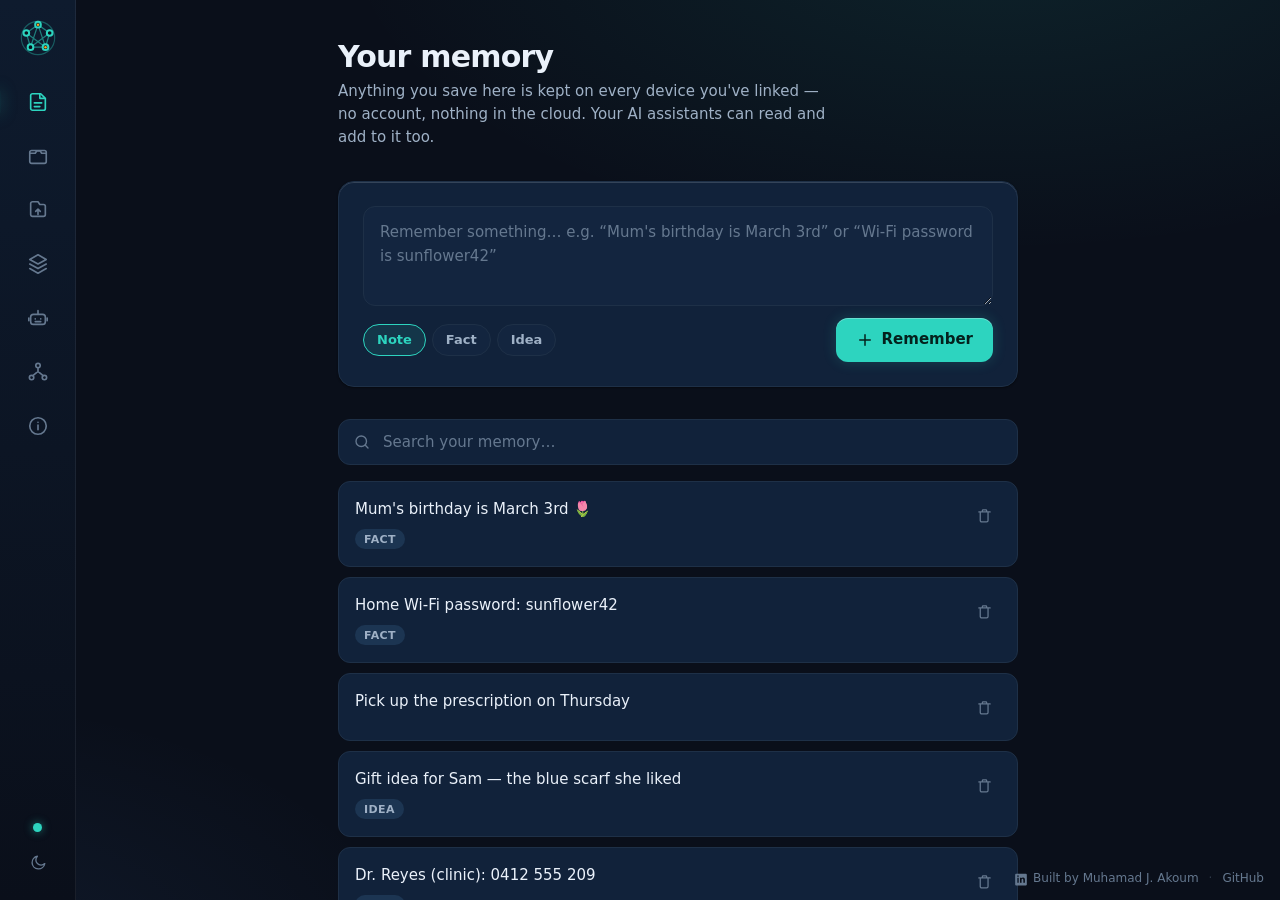
<file: apps/desktop/ui/index.html>
<!doctype html>
<html lang="en">
<head>
  <meta charset="utf-8" />
  <meta name="viewport" content="width=device-width, initial-scale=1, viewport-fit=cover" />
  <title>Kith</title>
  <link rel="stylesheet" href="app.css" />
</head>
<body>
  <div class="app">
    <!-- ================================ rail ================================ -->
    <nav class="rail" aria-label="Main">
      <svg class="brand-mark" viewBox="0 0 48 48" fill="none" aria-label="Kith" role="img">
        <circle cx="24" cy="24" r="20" stroke="var(--teal)" stroke-width="1.4" opacity=".35"/>
        <g stroke="var(--teal)" stroke-width="1.5" opacity=".55">
          <path d="M24 8 L38 18 L33 35 L15 35 L10 18 Z"/>
          <path d="M24 8 L33 35 M24 8 L15 35 M38 18 L15 35 M10 18 L33 35"/>
        </g>
        <g fill="var(--canvas)" stroke="var(--teal)" stroke-width="2.4">
          <circle cx="24" cy="8" r="3.4"/><circle cx="38" cy="18" r="3.4"/>
          <circle cx="33" cy="35" r="3.4"/><circle cx="15" cy="35" r="3.4"/><circle cx="10" cy="18" r="3.4"/>
        </g>
        <circle cx="24" cy="8" r="1.5" fill="var(--amber)"/>
        <circle cx="33" cy="35" r="1.5" fill="var(--amber)"/>
      </svg>

      <div class="nav">
        <span class="nav-indicator" aria-hidden="true"></span>
        <button class="nav-item is-active" data-view="notes" data-tip="Memory" aria-label="Memory">
          <svg viewBox="0 0 24 24" fill="none" stroke="currentColor" stroke-width="1.8" stroke-linecap="round" stroke-linejoin="round"><path d="M4 5a2 2 0 0 1 2-2h9l5 5v11a2 2 0 0 1-2 2H6a2 2 0 0 1-2-2Z"/><path d="M14 3v5h5M8 13h8M8 17h6"/></svg>
        </button>
        <button class="nav-item" data-view="tabs" data-tip="Tabs" aria-label="Tabs">
          <svg viewBox="0 0 24 24" fill="none" stroke="currentColor" stroke-width="1.8" stroke-linecap="round" stroke-linejoin="round"><rect x="3" y="6" width="18" height="14" rx="2"/><path d="M3 9h6l1.5-2.5h4L16 9h5"/></svg>
        </button>
        <button class="nav-item" data-view="files" data-tip="Files" aria-label="Files">
          <svg viewBox="0 0 24 24" fill="none" stroke="currentColor" stroke-width="1.8" stroke-linecap="round" stroke-linejoin="round"><path d="M4 5a2 2 0 0 1 2-2h6l2 3h4a2 2 0 0 1 2 2v9a2 2 0 0 1-2 2H6a2 2 0 0 1-2-2Z"/><path d="M12 11v6M9.5 13.5 12 11l2.5 2.5"/></svg>
        </button>
        <button class="nav-item" data-view="spaces" data-tip="Spaces" aria-label="Spaces">
          <svg viewBox="0 0 24 24" fill="none" stroke="currentColor" stroke-width="1.8" stroke-linecap="round" stroke-linejoin="round"><path d="m12 2 9 5-9 5-9-5 9-5Z"/><path d="m3 12 9 5 9-5"/><path d="m3 17 9 5 9-5"/></svg>
        </button>
        <button class="nav-item" data-view="agents" data-tip="Agents (AI)" aria-label="Agents">
          <svg viewBox="0 0 24 24" fill="none" stroke="currentColor" stroke-width="1.8" stroke-linecap="round" stroke-linejoin="round"><rect x="4" y="8" width="16" height="11" rx="3"/><path d="M12 8V4M9 13h.01M15 13h.01M9 16h6"/><path d="M2 12v3M22 12v3"/></svg>
        </button>
        <button class="nav-item" data-view="devices" data-tip="Devices" aria-label="Devices">
          <svg viewBox="0 0 24 24" fill="none" stroke="currentColor" stroke-width="1.8" stroke-linecap="round" stroke-linejoin="round"><circle cx="12" cy="5" r="2.4"/><circle cx="5" cy="18" r="2.4"/><circle cx="19" cy="18" r="2.4"/><path d="M12 7.4v3.6M10.4 12.6 6.4 16M13.6 12.6 17.6 16M12 11h0"/><circle cx="12" cy="12" r="1.2" fill="currentColor" stroke="none"/></svg>
        </button>
        <button class="nav-item" data-view="about" data-tip="About" aria-label="About">
          <svg viewBox="0 0 24 24" fill="none" stroke="currentColor" stroke-width="1.8" stroke-linecap="round" stroke-linejoin="round"><circle cx="12" cy="12" r="9"/><path d="M12 11v5M12 8h0"/></svg>
        </button>
      </div>

      <div class="rail-foot">
        <span class="net-dot" title="Connected to your circle"></span>
        <button class="icon-btn" id="theme-toggle" aria-label="Switch theme">
          <svg viewBox="0 0 24 24" fill="none" stroke="currentColor" stroke-width="1.8" stroke-linecap="round" stroke-linejoin="round"><path d="M21 12.8A8.5 8.5 0 1 1 11.2 3a6.6 6.6 0 0 0 9.8 9.8Z"/></svg>
        </button>
      </div>
    </nav>

    <!-- ================================ main ================================ -->
    <main class="main">

      <!-- ----------------------------- Memory ----------------------------- -->
      <section class="view is-active" id="view-notes">
        <div class="view-head">
          <h1>Your memory</h1>
          <p class="sub">Anything you save here is kept on every device you've linked — no account, nothing in the cloud. Your AI assistants can read and add to it too.</p>
        </div>

        <div class="panel composer">
          <textarea id="note-input" placeholder="Remember something… e.g. “Mum's birthday is March 3rd” or “Wi-Fi password is sunflower42”" rows="3"></textarea>
          <div class="composer-row">
            <div class="chips" id="note-kinds" role="group" aria-label="Type">
              <button class="chip on" data-kind="note">Note</button>
              <button class="chip" data-kind="fact">Fact</button>
              <button class="chip" data-kind="idea">Idea</button>
            </div>
            <button class="btn" id="note-add">
              <svg viewBox="0 0 24 24" fill="none" stroke="currentColor" stroke-width="2" stroke-linecap="round"><path d="M12 5v14M5 12h14"/></svg>
              Remember
            </button>
          </div>
        </div>

        <div class="searchbar">
          <svg viewBox="0 0 24 24" fill="none" stroke="currentColor" stroke-width="1.8" stroke-linecap="round"><circle cx="11" cy="11" r="7"/><path d="m20 20-3.2-3.2"/></svg>
          <input id="note-search" type="search" placeholder="Search your memory…" autocomplete="off" />
        </div>

        <div class="notes" id="notes-list"></div>
        <div class="empty hidden" id="notes-empty">
          <svg viewBox="0 0 24 24" fill="none" stroke="currentColor" stroke-width="1.4" stroke-linecap="round" stroke-linejoin="round"><path d="M4 5a2 2 0 0 1 2-2h9l5 5v11a2 2 0 0 1-2 2H6a2 2 0 0 1-2-2Z"/><path d="M14 3v5h5"/></svg>
          <h3>Nothing remembered yet</h3>
          <p>Add your first note above. It'll appear here and on every device you link.</p>
        </div>
      </section>

      <!-- ------------------------------ Tabs ------------------------------ -->
      <section class="view" id="view-tabs">
        <div class="view-head">
          <h1>Your tabs</h1>
          <p class="sub">Save links and pages you want on hand everywhere. They sync to every device you've linked — and your AI can save and read them too.</p>
        </div>

        <div class="panel composer">
          <input class="input" id="tab-url" type="text" placeholder="Paste a link… e.g. https://example.com" autocomplete="off" spellcheck="false" />
          <div class="composer-row">
            <input class="input" id="tab-title" type="text" placeholder="Title (optional)" autocomplete="off" style="flex:1; min-width:0; height:40px" />
            <button class="btn" id="tab-add">
              <svg viewBox="0 0 24 24" fill="none" stroke="currentColor" stroke-width="2" stroke-linecap="round"><path d="M12 5v14M5 12h14"/></svg>
              Save tab
            </button>
          </div>
        </div>

        <div class="notes" id="tabs-list" style="margin-top:var(--sp-5)"></div>
        <div class="empty hidden" id="tabs-empty">
          <svg viewBox="0 0 24 24" fill="none" stroke="currentColor" stroke-width="1.4" stroke-linecap="round" stroke-linejoin="round"><rect x="3" y="6" width="18" height="14" rx="2"/><path d="M3 9h6l1.5-2.5h4L16 9h5"/></svg>
          <h3>No saved tabs yet</h3>
          <p>Paste a link above to keep it within reach on all your devices.</p>
        </div>
      </section>

      <!-- ------------------------------ Files ----------------------------- -->
      <section class="view" id="view-files">
        <div class="view-head">
          <h1>Your files</h1>
          <p class="sub">Send files straight to your own devices — end-to-end encrypted, no size limits, no cloud. Keep this window open until the other device has downloaded.</p>
        </div>

        <div class="dev-cta" style="grid-template-columns:1fr; margin-top:0; margin-bottom:var(--sp-5)">
          <button class="cta-card" id="file-share" style="flex-direction:row; align-items:center; gap:14px">
            <span class="ic"><svg viewBox="0 0 24 24" fill="none" stroke="currentColor" stroke-width="1.8" stroke-linecap="round" stroke-linejoin="round"><path d="M12 16V4M8 8l4-4 4 4"/><path d="M4 16v2a2 2 0 0 0 2 2h12a2 2 0 0 0 2-2v-2"/></svg></span>
            <span style="text-align:left"><span class="t" style="display:block">Share a file</span><span class="d">Pick a file to offer to your linked devices.</span></span>
          </button>
        </div>

        <div class="notes" id="files-list"></div>
        <div class="empty hidden" id="files-empty">
          <svg viewBox="0 0 24 24" fill="none" stroke="currentColor" stroke-width="1.4" stroke-linecap="round" stroke-linejoin="round"><path d="M4 5a2 2 0 0 1 2-2h6l2 3h4a2 2 0 0 1 2 2v9a2 2 0 0 1-2 2H6a2 2 0 0 1-2-2Z"/></svg>
          <h3>No files yet</h3>
          <p>Share a file above, or link another device to see the files it offers.</p>
        </div>

        <div class="hist-head hidden" id="history-head">
          <span class="section-label" style="margin:0">Recent transfers</span>
          <button class="btn-quiet" id="history-clear">Clear</button>
        </div>
        <div class="notes" id="history-list"></div>
      </section>

      <!-- ----------------------------- Spaces ----------------------------- -->
      <section class="view" id="view-spaces">
        <div class="view-head">
          <h1>Your spaces</h1>
          <p class="sub">A space is a private, end-to-end-encrypted world of its own — its own memory, tabs, and files. Keep a <strong>Personal</strong> space for yourself, or make a <strong>Team</strong> space with roles for a trusted circle. The <strong>active</strong> space is the one your apps and your AI work in.</p>
        </div>

        <div class="notes" id="spaces-list"></div>

        <div class="dev-cta">
          <button class="cta-card" id="space-new">
            <span class="ic"><svg viewBox="0 0 24 24" fill="none" stroke="currentColor" stroke-width="1.8" stroke-linecap="round" stroke-linejoin="round"><path d="m12 3 9 5-9 5-9-5 9-5Z"/><path d="m3 13 9 5 9-5"/><path d="M12 13v8"/></svg></span>
            <span class="t">New space</span>
            <span class="d">Create a fresh personal or team space.</span>
          </button>
          <button class="cta-card" id="space-import">
            <span class="ic"><svg viewBox="0 0 24 24" fill="none" stroke="currentColor" stroke-width="1.8" stroke-linecap="round" stroke-linejoin="round"><path d="M12 15V3"/><path d="m7 10 5 5 5-5"/><path d="M5 21h14"/></svg></span>
            <span class="t">Import a space</span>
            <span class="d">Restore an encrypted <span class="mono">.kithspace</span> backup.</span>
          </button>
        </div>

        <div class="secnote" style="margin-top:var(--sp-5)">
          <svg viewBox="0 0 24 24" fill="none" stroke="currentColor" stroke-width="1.8" stroke-linecap="round" stroke-linejoin="round"><path d="M12 3 5 6v6c0 4 3 6.5 7 9 4-2.5 7-5 7-9V6Z"/><path d="m9 12 2 2 4-4"/></svg>
          <span>The <strong>active</strong> space is what your connected AI sees over MCP — an agent can't reach any other space. To move a space to another device (or recover one), <strong>export</strong> it to an encrypted file and import it there. There's no account: if you lose every device <em>without</em> an export, that space's data is gone.</span>
        </div>
      </section>

      <!-- ----------------------------- Agents ----------------------------- -->
      <section class="view" id="view-agents">
        <div class="view-head">
          <h1>Agents <span style="color:var(--muted); font-weight:500">· connect your AI</span></h1>
          <p class="sub">Let an AI assistant read and add to your Kith memory — over MCP (Model Context Protocol), running locally on this machine. It uses the <strong>same memory</strong> you see here, with no server in the middle.</p>
        </div>

        <div class="panel">
          <p class="section-label" style="margin-top:0">1 · Add Kith to your AI app</p>
          <p style="color:var(--muted); font-size:14px; margin:0 0 var(--sp-4)">Paste this into your MCP client's config — e.g. Claude Desktop's <span class="mono">claude_desktop_config.json</span>, or Cursor's MCP settings — then restart it.</p>
          <div class="code-card">
            <p class="code-label">MCP server config</p>
            <pre class="code" id="agent-config" style="white-space:pre; overflow-x:auto">…</pre>
          </div>
          <div class="sheet-actions" style="justify-content:flex-start; margin-top:var(--sp-4)">
            <button class="btn" id="agent-copy">Copy config</button>
            <button class="btn-ghost hidden" id="agent-reveal">Show the server file</button>
          </div>
          <p class="form-error" id="agent-binary-warn"></p>
        </div>

        <p class="section-label">2 · What your AI can do</p>
        <div class="notes" id="agent-tools"></div>

        <div class="secnote" style="margin-top:var(--sp-5)">
          <svg viewBox="0 0 24 24" fill="none" stroke="currentColor" stroke-width="1.8" stroke-linecap="round" stroke-linejoin="round"><path d="M12 3 5 6v6c0 4 3 6.5 7 9 4-2.5 7-5 7-9V6Z"/><path d="m9 12 2 2 4-4"/></svg>
          <span>This runs entirely on your computer. Your AI talks to a local Kith process — nothing is sent to a Kith server, because there isn't one.</span>
        </div>
      </section>

      <!-- ----------------------------- Devices ---------------------------- -->
      <section class="view" id="view-devices">
        <div class="view-head">
          <h1>Your devices</h1>
          <p class="sub">Link another computer running Kith — your laptop, desktop, or a family member's. Once linked, your memory stays in sync between them automatically.</p>
        </div>

        <div class="section-label">This device</div>
        <div id="me-card"></div>

        <div class="section-label">Linked devices</div>
        <div id="linked-list"></div>
        <div class="empty hidden" id="linked-empty" style="padding:32px 24px">
          <p>No other devices yet. Link one below — it takes about a minute.</p>
        </div>

        <div class="dev-cta">
          <button class="cta-card" id="open-link">
            <span class="ic"><svg viewBox="0 0 24 24" fill="none" stroke="currentColor" stroke-width="1.8" stroke-linecap="round" stroke-linejoin="round"><path d="M10 13a5 5 0 0 0 7 0l2-2a5 5 0 0 0-7-7l-1 1"/><path d="M14 11a5 5 0 0 0-7 0l-2 2a5 5 0 0 0 7 7l1-1"/></svg></span>
            <span class="t">Link a device</span>
            <span class="d">Show a code here for your other computer to enter.</span>
          </button>
          <button class="cta-card" id="open-join">
            <span class="ic"><svg viewBox="0 0 24 24" fill="none" stroke="currentColor" stroke-width="1.8" stroke-linecap="round" stroke-linejoin="round"><path d="M12 3v12"/><path d="m7 10 5 5 5-5"/><path d="M5 21h14"/></svg></span>
            <span class="t">Enter a code</span>
            <span class="d">Got a code from another computer? Paste it here to join.</span>
          </button>
        </div>

        <div class="danger-zone">
          <div>
            <div class="dz-title">Reset &amp; re-key</div>
            <div class="dz-sub">Disconnect all devices and change your security key. Removed devices can no longer sync; you'll re-link the ones you keep.</div>
          </div>
          <button class="btn-danger" id="leave-group">Reset</button>
        </div>
      </section>

      <!-- ------------------------------ About ----------------------------- -->
      <section class="view" id="view-about">
        <svg class="about-mark" viewBox="0 0 48 48" fill="none" aria-hidden="true">
          <circle cx="24" cy="24" r="20" stroke="var(--teal)" stroke-width="1.4" opacity=".35"/>
          <g stroke="var(--teal)" stroke-width="1.5" opacity=".55"><path d="M24 8 L38 18 L33 35 L15 35 L10 18 Z"/><path d="M24 8 L33 35 M24 8 L15 35 M38 18 L15 35 M10 18 L33 35"/></g>
          <g fill="var(--canvas)" stroke="var(--teal)" stroke-width="2.4"><circle cx="24" cy="8" r="3.4"/><circle cx="38" cy="18" r="3.4"/><circle cx="33" cy="35" r="3.4"/><circle cx="15" cy="35" r="3.4"/><circle cx="10" cy="18" r="3.4"/></g>
        </svg>
        <div class="view-head"><h1>Kith</h1><p class="sub">Your circle of devices, in sync.</p></div>
        <div class="about">
          <p class="lead">Kith keeps your notes and memory the same across all your own devices — directly, device to device.</p>
          <p>There's no account to create and no company server holding your data, because there isn't one. Devices link with a short code, and everything is end-to-end encrypted on the way and encrypted on disk.</p>
          <div class="secnote">
            <svg viewBox="0 0 24 24" fill="none" stroke="currentColor" stroke-width="1.8" stroke-linecap="round" stroke-linejoin="round"><path d="M12 3 5 6v6c0 4 3 6.5 7 9 4-2.5 7-5 7-9V6Z"/><path d="m9 12 2 2 4-4"/></svg>
            <span><strong>Alpha software.</strong> Built and tested locally, not yet independently reviewed. Lovely for everyday notes; hold off on anything you couldn't bear to lose just yet.</span>
          </div>
          <div class="about-links">
            <button class="btn-ghost js-ext" data-url="https://github.com/muhamadjawdatsalemalakoum/kith">
              <svg viewBox="0 0 24 24" fill="currentColor"><path d="M12 2a10 10 0 0 0-3.16 19.49c.5.09.68-.22.68-.48v-1.7c-2.78.6-3.37-1.34-3.37-1.34-.45-1.16-1.11-1.47-1.11-1.47-.91-.62.07-.6.07-.6 1 .07 1.53 1.03 1.53 1.03.89 1.53 2.34 1.09 2.91.83.09-.65.35-1.09.63-1.34-2.22-.25-4.55-1.11-4.55-4.94 0-1.09.39-1.98 1.03-2.68-.1-.25-.45-1.27.1-2.65 0 0 .84-.27 2.75 1.02a9.5 9.5 0 0 1 5 0c1.91-1.29 2.75-1.02 2.75-1.02.55 1.38.2 2.4.1 2.65.64.7 1.03 1.59 1.03 2.68 0 3.84-2.34 4.69-4.57 4.94.36.31.68.92.68 1.85v2.74c0 .27.18.58.69.48A10 10 0 0 0 12 2Z"/></svg>
              Source on GitHub
            </button>
            <button class="btn-ghost js-ext" data-url="https://www.linkedin.com/in/akoum/">
              <svg viewBox="0 0 24 24" fill="currentColor"><path d="M20.45 3H3.55C2.7 3 2 3.7 2 4.55v16.9c0 .85.7 1.55 1.55 1.55h16.9c.85 0 1.55-.7 1.55-1.55V4.55C22 3.7 21.3 3 20.45 3ZM8 18.3H5.3V9.7H8ZM6.65 8.5a1.56 1.56 0 1 1 0-3.12 1.56 1.56 0 0 1 0 3.12ZM18.7 18.3H16V14c0-1-.02-2.3-1.4-2.3-1.4 0-1.62 1.1-1.62 2.23v4.37H10.3V9.7h2.59v1.18h.04c.36-.68 1.24-1.4 2.55-1.4 2.73 0 3.23 1.8 3.23 4.13Z"/></svg>
              Built by Muhamad J. Akoum
            </button>
          </div>
          <p class="section-label" style="margin-top:var(--sp-6)">Settings</p>
          <div class="setting">
            <div class="set-row">
              <div class="set-label">Save downloads to</div>
              <div class="set-val" id="set-download" title="">—</div>
            </div>
            <button class="btn-ghost sm" id="set-download-change">Change…</button>
          </div>
          <div class="setting">
            <div class="set-row">
              <div class="set-label">Data is stored in</div>
              <div class="set-val" id="set-datadir" title="">—</div>
            </div>
            <button class="btn-ghost sm" id="set-datadir-open">Open</button>
          </div>
          <div class="setting">
            <div class="set-row">
              <div class="set-label">Keys are kept in</div>
              <div class="set-val" id="set-keys" title="">—</div>
            </div>
          </div>
          <div class="setting">
            <div class="set-row">
              <div class="set-label">Network</div>
              <div class="set-val" id="set-network" title="">—</div>
            </div>
            <button class="btn-ghost sm" id="set-network-change">Change…</button>
          </div>

          <div class="about-foot">
            <div class="kv"><span class="k">Version</span><span class="v" id="app-version">—</span></div>
            <div class="kv" style="margin-top:6px"><span class="k">This device</span><span class="v" id="about-id">—</span></div>
          </div>
        </div>
      </section>
    </main>
  </div>

  <!-- =============================== modals =============================== -->
  <!-- Link (host) -->
  <div class="scrim hidden" id="link-modal">
    <div class="sheet" role="dialog" aria-modal="true" aria-labelledby="link-title">
      <h2 id="link-title">Link a device</h2>
      <p class="sub">On your other computer, open Kith → Devices → <strong>Enter a code</strong>, then paste the code below. Keep this window open until it connects.</p>
      <div class="code-card">
        <p class="code-label">Your one-time code</p>
        <div class="code" id="link-code">…</div>
      </div>
      <div class="waiting"><span class="spinner"></span> Waiting for the other computer to connect…</div>
      <div class="sheet-actions">
        <button class="btn-ghost" id="link-copy">Copy code</button>
        <button class="btn-quiet" id="link-cancel">Done</button>
      </div>
    </div>
  </div>

  <!-- Join (this device joins another) -->
  <div class="scrim hidden" id="join-modal">
    <div class="sheet" role="dialog" aria-modal="true" aria-labelledby="join-title">
      <h2 id="join-title">Enter a code</h2>
      <p class="sub">Paste the code shown on your other computer. This links them so your memory syncs between them.</p>
      <div class="field">
        <label class="field-label" for="join-code">Code from the other computer</label>
        <textarea class="input" id="join-code" rows="2" placeholder="Paste the whole code here" autocomplete="off" spellcheck="false"></textarea>
      </div>
      <div class="field">
        <label class="field-label" for="join-name">Name this device (optional)</label>
        <input class="input" id="join-name" type="text" placeholder="e.g. My laptop" autocomplete="off" />
      </div>
      <div class="form-error" id="join-error"></div>
      <div class="form-ok hidden" id="join-ok"></div>
      <div class="sheet-actions">
        <button class="btn-quiet" id="join-cancel">Cancel</button>
        <button class="btn" id="join-go"><span class="js-label">Link devices</span></button>
      </div>
    </div>
  </div>

  <!-- First-run welcome -->
  <div class="scrim hidden" id="welcome-modal">
    <div class="sheet" role="dialog" aria-modal="true" aria-labelledby="welcome-title" style="text-align:center">
      <svg viewBox="0 0 48 48" fill="none" aria-hidden="true" style="width:64px;height:64px;margin:0 auto 6px;display:block">
        <circle cx="24" cy="24" r="20" stroke="var(--teal)" stroke-width="1.4" opacity=".35"/>
        <g stroke="var(--teal)" stroke-width="1.5" opacity=".55"><path d="M24 8 L38 18 L33 35 L15 35 L10 18 Z"/><path d="M24 8 L33 35 M24 8 L15 35 M38 18 L15 35 M10 18 L33 35"/></g>
        <g fill="var(--canvas)" stroke="var(--teal)" stroke-width="2.4"><circle cx="24" cy="8" r="3.4"/><circle cx="38" cy="18" r="3.4"/><circle cx="33" cy="35" r="3.4"/><circle cx="15" cy="35" r="3.4"/><circle cx="10" cy="18" r="3.4"/></g>
      </svg>
      <h2 id="welcome-title">Welcome to Kith</h2>
      <p class="sub" style="margin-inline:auto">Your notes, tabs, and files — the same on every device you own. No account, no cloud. The magic starts when you link a second device: it takes about a minute with a short code.</p>
      <div class="sheet-actions" style="justify-content:center">
        <button class="btn-quiet" id="welcome-skip">Maybe later</button>
        <button class="btn" id="welcome-link">Link a device</button>
      </div>
    </div>
  </div>

  <!-- Create a space -->
  <div class="scrim hidden" id="space-create-modal">
    <div class="sheet" role="dialog" aria-modal="true" aria-labelledby="space-create-title">
      <h2 id="space-create-title">New space</h2>
      <p class="sub">Give it a name and choose a type. You can export it later to move it to another device.</p>
      <div class="field">
        <label class="field-label" for="space-name">Name</label>
        <input class="input" id="space-name" type="text" placeholder="e.g. Personal, or “Design team”" autocomplete="off" />
      </div>
      <div class="field">
        <label class="field-label">Type</label>
        <div class="chips" id="space-type" role="group" aria-label="Space type">
          <button class="chip on" data-type="personal">Personal</button>
          <button class="chip" data-type="team">Team (roles)</button>
        </div>
        <p class="hint" id="space-type-hint">Just for you and your own devices — everyone is a full writer.</p>
      </div>
      <div class="form-error" id="space-create-error"></div>
      <div class="sheet-actions">
        <button class="btn-quiet" id="space-create-cancel">Cancel</button>
        <button class="btn" id="space-create-go">Create space</button>
      </div>
    </div>
  </div>

  <!-- Manage a team space (members + roles + audit) -->
  <div class="scrim hidden" id="space-manage-modal">
    <div class="sheet sheet-wide" role="dialog" aria-modal="true" aria-labelledby="space-manage-title">
      <h2 id="space-manage-title">Manage space</h2>
      <p class="sub">Add devices by their id and give each a role. Removing a device revokes it and rotates the key, so it can't follow new changes.</p>

      <div class="code-card">
        <p class="code-label">This space's id <span style="color:var(--muted)">— share it so an admin can add a device</span></p>
        <div class="code mono" id="space-manage-id" style="font-size:13px">…</div>
      </div>

      <p class="section-label">Members &amp; roles</p>
      <div id="space-members"></div>
      <div class="add-member">
        <input class="input" id="member-id" type="text" placeholder="Device id to add" autocomplete="off" spellcheck="false" />
        <select class="input select" id="member-role" aria-label="Role">
          <option value="reader">Reader</option>
          <option value="writer" selected>Writer</option>
          <option value="admin">Admin</option>
        </select>
        <button class="btn" id="member-add">Add</button>
      </div>
      <div class="form-error" id="member-error"></div>

      <p class="section-label">Audit log</p>
      <div class="audit" id="space-audit"></div>

      <div class="sheet-actions">
        <button class="btn-quiet" id="space-manage-close">Done</button>
      </div>
    </div>
  </div>

  <!-- Passphrase prompt (export / import a space) -->
  <div class="scrim hidden" id="space-pass-modal">
    <div class="sheet" role="dialog" aria-modal="true" aria-labelledby="space-pass-title">
      <h2 id="space-pass-title">Export space</h2>
      <p class="sub" id="space-pass-sub">Choose a passphrase. You'll need it to import this backup on another device — there's no way to recover it if you forget it.</p>
      <div class="field">
        <label class="field-label" for="space-pass">Passphrase</label>
        <input class="input" id="space-pass" type="password" placeholder="At least 6 characters" autocomplete="off" />
      </div>
      <div class="form-error" id="space-pass-error"></div>
      <div class="sheet-actions">
        <button class="btn-quiet" id="space-pass-cancel">Cancel</button>
        <button class="btn" id="space-pass-go"><span class="js-label">Export</span></button>
      </div>
    </div>
  </div>

  <!-- Network (infra) settings -->
  <div class="scrim hidden" id="network-modal">
    <div class="sheet" role="dialog" aria-modal="true" aria-labelledby="network-title">
      <h2 id="network-title">Network</h2>
      <p class="sub">By default Kith finds your devices over the public network and uses n0's free relays only as a fallback. Run your own relay + discovery for full control (see <span class="mono">infra/</span>).</p>
      <div class="field">
        <label class="field-label">Mode</label>
        <div class="chips" id="network-mode" role="group" aria-label="Network mode">
          <button class="chip on" data-mode="decentralized">Default (serverless)</button>
          <button class="chip" data-mode="self_hosted">Self-hosted</button>
        </div>
      </div>
      <div id="network-fields" class="hidden">
        <div class="field">
          <label class="field-label" for="net-relay">Relay URL</label>
          <input class="input" id="net-relay" type="text" placeholder="https://relay.example.org/" autocomplete="off" spellcheck="false" />
        </div>
        <div class="field">
          <label class="field-label" for="net-token">Relay token <span style="color:var(--muted)">(optional)</span></label>
          <input class="input" id="net-token" type="text" placeholder="shared secret, or leave blank for an open relay" autocomplete="off" spellcheck="false" />
        </div>
        <div class="field">
          <label class="field-label" for="net-pkarr">pkarr endpoint</label>
          <input class="input" id="net-pkarr" type="text" placeholder="https://dns.example.org/pkarr" autocomplete="off" spellcheck="false" />
        </div>
        <div class="field">
          <label class="field-label" for="net-origin">DNS origin domain</label>
          <input class="input" id="net-origin" type="text" placeholder="dns.example.org" autocomplete="off" spellcheck="false" />
        </div>
      </div>
      <div class="form-error" id="network-error"></div>
      <p class="hint">Changing this restarts Kith's engine and reconnects your devices.</p>
      <div class="sheet-actions">
        <button class="btn-quiet" id="network-cancel">Cancel</button>
        <button class="btn" id="network-go"><span class="js-label">Apply</span></button>
      </div>
    </div>
  </div>

  <div class="toasts" id="toasts" aria-live="polite"></div>

  <!-- persistent credit -->
  <div class="credit">
    <a class="js-ext" data-url="https://www.linkedin.com/in/akoum/" href="#" title="Muhamad J. Akoum on LinkedIn">
      <svg viewBox="0 0 24 24" fill="currentColor"><path d="M20.45 3H3.55C2.7 3 2 3.7 2 4.55v16.9c0 .85.7 1.55 1.55 1.55h16.9c.85 0 1.55-.7 1.55-1.55V4.55C22 3.7 21.3 3 20.45 3ZM8 18.3H5.3V9.7H8ZM6.65 8.5a1.56 1.56 0 1 1 0-3.12 1.56 1.56 0 0 1 0 3.12ZM18.7 18.3H16V14c0-1-.02-2.3-1.4-2.3-1.4 0-1.62 1.1-1.62 2.23v4.37H10.3V9.7h2.59v1.18h.04c.36-.68 1.24-1.4 2.55-1.4 2.73 0 3.23 1.8 3.23 4.13Z"/></svg>
      Built by Muhamad J. Akoum
    </a>
    <span class="dot">·</span>
    <a class="js-ext" data-url="https://github.com/muhamadjawdatsalemalakoum/kith" href="#" title="Kith on GitHub">GitHub</a>
  </div>

  <script src="app.js"></script>
</body>
</html>
</file>
<file: apps/desktop/ui/app.css>
/* ============================================================================
   Kith — desktop UI. Dark-first, calm, modern. Slate/indigo base + teal accent.
   Tokens → base → shell → components → motion.
   ============================================================================ */

:root {
  color-scheme: dark;
  /* brand */
  --teal:#2DD4BF; --teal-press:#14B8A6; --teal-dim:#1f9e90; --teal-ink:#04211d;
  --teal-glow:rgba(45,212,191,.55); --teal-glow-soft:rgba(45,212,191,.14);
  --amber:#F5A623; --amber-soft:rgba(245,166,35,.16);
  /* surfaces (indigo/slate ladder) */
  --canvas:#0A0F1A; --base:#0E1B2E; --surface:#11223A; --surface-2:#16294480; --surface-3:#1C3552;
  --scrim:rgba(5,9,16,.66);
  /* hairlines */
  --line:#1E3047; --line-soft:rgba(232,238,246,.07); --line-strong:rgba(232,238,246,.16);
  /* text */
  --text:#EAF1FA; --muted:#9FB1C6; --faint:#65788F; --on-teal:#04211d;
  /* semantic */
  --success:#34D399; --error:#F2785C; --warning:#F5A623; --info:#5AA0FF;
  /* elevation */
  --elev-1:inset 0 1px 0 0 var(--line-strong), 0 1px 2px rgba(0,0,0,.4);
  --elev-2:inset 0 1px 0 0 var(--line-strong), 0 10px 30px rgba(0,0,0,.45);
  --elev-pop:inset 0 1px 0 0 var(--line-strong), 0 24px 60px rgba(0,0,0,.6);
  --focus:0 0 0 3px var(--teal-glow-soft);
  --glow-live:0 0 16px var(--teal-glow), 0 0 2px var(--teal-glow);
  /* type */
  --font:"Inter",-apple-system,"Segoe UI Variable","Segoe UI",Roboto,system-ui,sans-serif;
  --display:"Space Grotesk","Inter",system-ui,sans-serif;
  --mono:"JetBrains Mono",ui-monospace,"Cascadia Code","SF Mono",Consolas,monospace;
  /* spacing / radii */
  --sp-1:4px; --sp-2:8px; --sp-3:12px; --sp-4:16px; --sp-5:24px; --sp-6:32px; --sp-7:48px;
  --r-1:8px; --r-2:12px; --r-3:16px; --r-4:22px; --r-full:999px;
  /* motion */
  --d-0:90ms; --d-1:150ms; --d-2:240ms; --d-3:420ms;
  --ease:cubic-bezier(.22,1,.36,1); --pop:cubic-bezier(.34,1.3,.5,1);
}

:root[data-theme="light"] {
  color-scheme: light;
  --teal:#0EA897; --teal-press:#0b8a7c; --teal-dim:#7fd6cb; --teal-ink:#ffffff;
  --teal-glow:rgba(14,168,151,.4); --teal-glow-soft:rgba(14,168,151,.16);
  --amber:#C9821E; --amber-soft:rgba(201,130,30,.16);
  --canvas:#F4F7FB; --base:#FFFFFF; --surface:#FFFFFF; --surface-2:#F1F5FA; --surface-3:#E7EEF6;
  --scrim:rgba(14,27,46,.32);
  --line:#DCE5EF; --line-soft:rgba(14,27,46,.06); --line-strong:rgba(14,27,46,.1);
  --text:#0E1B2E; --muted:#54657A; --faint:#8496AA; --on-teal:#ffffff;
  --elev-1:0 1px 2px rgba(14,27,46,.06), 0 0 0 1px var(--line);
  --elev-2:0 8px 26px rgba(14,27,46,.1), 0 0 0 1px var(--line);
  --elev-pop:0 24px 60px rgba(14,27,46,.16), 0 0 0 1px var(--line);
}

/* ---------------------------------- base --------------------------------- */
*{box-sizing:border-box}
html,body{height:100%;margin:0}
html{background:var(--canvas)}
body{
  font-family:var(--font); font-size:15px; line-height:1.55; color:var(--text);
  background:
    radial-gradient(1100px 540px at 78% -8%, rgba(45,212,191,.10), transparent 60%),
    radial-gradient(900px 500px at -6% 108%, rgba(91,160,255,.08), transparent 55%),
    var(--canvas);
  -webkit-font-smoothing:antialiased; text-rendering:optimizeLegibility;
  font-feature-settings:"calt" 1,"kern" 1,"liga" 1; user-select:none; overflow:hidden;
}
button{font:inherit;color:inherit;cursor:pointer;border:0;background:none}
a{color:var(--teal); text-underline-offset:2px}
:focus-visible{outline:none; box-shadow:var(--focus)}
.tabular{font-variant-numeric:tabular-nums}

/* --------------------------------- shell --------------------------------- */
.app{display:grid; grid-template-columns:76px 1fr; height:100vh; animation:appIn 460ms var(--ease)}
@keyframes appIn{from{opacity:0; transform:scale(.992)}}

/* rail nav */
.rail{
  background:linear-gradient(180deg, var(--base), var(--canvas));
  border-right:1px solid var(--line-soft); display:flex; flex-direction:column; align-items:center;
  padding:18px 0; gap:6px; position:relative;
}
.brand-mark{width:40px;height:40px;margin-bottom:14px;display:block}
.nav{display:flex; flex-direction:column; align-items:center; gap:6px; position:relative}
.nav-item{
  width:48px; height:48px; display:flex; align-items:center; justify-content:center;
  border-radius:var(--r-2); color:var(--faint); position:relative;
  transition:color var(--d-1) var(--ease), background var(--d-1) var(--ease);
}
.nav-item svg{width:22px;height:22px}
.nav-item::after{
  content:attr(data-tip); position:absolute; left:58px; top:50%; transform:translateY(-50%) translateX(-4px);
  background:var(--surface-3); color:var(--text); font-size:12px; font-weight:600; padding:6px 10px;
  border-radius:var(--r-1); white-space:nowrap; opacity:0; pointer-events:none; box-shadow:var(--elev-1);
  transition:opacity var(--d-1) var(--ease), transform var(--d-1) var(--ease); z-index:6;
}
.nav-item:hover{color:var(--text); background:rgba(255,255,255,.05)}
.nav-item:hover::after{opacity:1; transform:translateY(-50%)}
.nav-item.is-active{color:var(--teal)}
.nav-indicator{
  position:absolute; left:-18px; width:3px; height:24px; border-radius:var(--r-full);
  background:var(--teal); box-shadow:var(--glow-live);
  transition:transform var(--d-2) var(--ease); will-change:transform;
}
.rail-foot{margin-top:auto; display:flex; flex-direction:column; align-items:center; gap:12px}
.icon-btn{width:38px;height:38px;border-radius:var(--r-2);color:var(--faint);display:flex;align-items:center;justify-content:center;
  transition:background var(--d-1) var(--ease),color var(--d-1) var(--ease)}
.icon-btn:hover{background:var(--surface-3);color:var(--text)}
.icon-btn svg{width:18px;height:18px}
.net-dot{width:9px;height:9px;border-radius:var(--r-full);background:var(--teal);box-shadow:0 0 8px var(--teal-glow);
  animation:breathe 3s ease-in-out infinite}
/* No linked devices → a muted, still dot (honest: nothing is syncing). */
.net-dot.off{background:var(--faint);box-shadow:none;animation:none;opacity:.45}
@keyframes breathe{0%,100%{opacity:.5}50%{opacity:1}}

/* recent transfers header */
.hist-head{display:flex;align-items:center;justify-content:space-between;margin:var(--sp-6) 0 var(--sp-3)}

/* settings rows */
.setting{display:flex;align-items:center;justify-content:space-between;gap:16px;padding:14px 0;border-bottom:1px solid var(--line-soft)}
.set-row{min-width:0}
.set-label{font-size:14px;color:var(--text)}
.set-val{font-family:var(--mono);font-size:12px;color:var(--muted);overflow:hidden;text-overflow:ellipsis;
  white-space:nowrap;max-width:48ch;user-select:text;margin-top:2px}
.btn-ghost.sm{height:34px;padding:0 14px;font-size:13px;flex:none}

/* danger zone (reset & re-key) */
.danger-zone{display:flex;align-items:center;justify-content:space-between;gap:16px;margin-top:var(--sp-6);
  padding:16px;border:1px solid color-mix(in srgb,var(--error) 30%,var(--line));border-radius:var(--r-2);
  background:color-mix(in srgb,var(--error) 6%,transparent)}
.danger-zone .dz-title{font-weight:650;font-size:14px;color:var(--text)}
.danger-zone .dz-sub{font-size:12px;color:var(--muted);max-width:48ch;margin-top:2px}
.btn-danger{flex:none;height:38px;padding:0 18px;border-radius:var(--r-2);background:transparent;
  border:1px solid color-mix(in srgb,var(--error) 50%,var(--line));color:var(--error);font-size:14px;font-weight:600;
  transition:background var(--d-1) var(--ease)}
.btn-danger:hover{background:color-mix(in srgb,var(--error) 14%,transparent)}

/* --------------------------------- main ---------------------------------- */
.main{overflow-y:auto; padding:40px 44px 64px}
.view{display:none; max-width:680px; margin:0 auto}
.view.is-active{display:block; animation:viewIn var(--d-2) var(--ease)}
@keyframes viewIn{from{opacity:0; transform:translateY(10px)} to{opacity:1; transform:none}}
.view-head{margin-bottom:var(--sp-6)}
.view-head h1{font-family:var(--display); font-size:30px; font-weight:600; letter-spacing:-.8px; line-height:1.12; margin:0 0 6px}
.view-head .sub{color:var(--muted); margin:0; font-size:15px; max-width:52ch}

/* credit (pinned) */
.credit{position:fixed; right:16px; bottom:12px; z-index:30; display:flex; align-items:center; gap:10px;
  font-size:12px; color:var(--faint)}
.credit a{display:inline-flex; align-items:center; gap:5px; color:var(--faint); text-decoration:none;
  transition:color var(--d-1) var(--ease)}
.credit a:hover{color:var(--teal)}
.credit svg{width:14px;height:14px}
.credit .dot{opacity:.4}

/* -------------------------------- buttons -------------------------------- */
.btn{height:44px; padding:0 20px; border-radius:var(--r-2); background:var(--teal); color:var(--on-teal);
  font-size:15px; font-weight:650; display:inline-flex; align-items:center; justify-content:center; gap:8px;
  box-shadow:inset 0 1px 0 rgba(255,255,255,.28), 0 0 14px rgba(45,212,191,.2);
  transition:transform var(--d-1) var(--ease), box-shadow var(--d-1) var(--ease), background var(--d-0) var(--pop)}
.btn:hover{transform:translateY(-1px); box-shadow:inset 0 1px 0 rgba(255,255,255,.28), 0 0 22px rgba(45,212,191,.34)}
.btn:active{transform:scale(.975); background:var(--teal-press)}
.btn:disabled{opacity:.55; cursor:not-allowed; transform:none; box-shadow:none; background:var(--surface-3); color:var(--muted)}
.btn-ghost{height:44px; padding:0 18px; border:1px solid var(--line); border-radius:var(--r-2); background:transparent;
  color:var(--text); font-size:15px; font-weight:550; display:inline-flex; align-items:center; justify-content:center; gap:8px;
  transition:transform var(--d-0) var(--pop), background var(--d-1) var(--ease), border-color var(--d-1) var(--ease)}
.btn-ghost:hover{background:var(--surface-2); border-color:var(--line-strong)}
.btn-ghost:active{transform:scale(.975)}
.btn-quiet{height:38px; padding:0 14px; color:var(--muted); font-size:14px; font-weight:550; border-radius:var(--r-1);
  transition:background var(--d-1) var(--ease), color var(--d-1) var(--ease)}
.btn-quiet:hover{background:var(--surface-2); color:var(--text)}
.btn-block{width:100%}
.btn svg,.btn-ghost svg{width:18px;height:18px}

/* -------------------------------- panels --------------------------------- */
.panel{background:var(--surface); border:1px solid var(--line); border-radius:var(--r-3); padding:var(--sp-5); box-shadow:var(--elev-1)}
.hidden{display:none !important}

/* composer */
.composer{display:flex; flex-direction:column; gap:var(--sp-3)}
.composer textarea{
  width:100%; min-height:88px; resize:vertical; padding:14px 16px; border-radius:var(--r-2);
  background:var(--surface-2); border:1px solid var(--line); color:var(--text); font:inherit; line-height:1.55;
  user-select:text; caret-color:var(--teal);
  transition:border-color var(--d-1) var(--ease), box-shadow var(--d-1) var(--ease)}
.composer textarea::placeholder{color:var(--faint)}
.composer textarea:focus{outline:none; border-color:transparent; box-shadow:0 0 0 2px var(--teal), var(--focus)}
.composer-row{display:flex; align-items:center; justify-content:space-between; gap:var(--sp-3); flex-wrap:wrap}
.chips{display:flex; gap:6px}
.chip{height:32px; padding:0 13px; border-radius:var(--r-full); background:var(--surface-2); border:1px solid var(--line);
  color:var(--muted); font-size:13px; font-weight:600; transition:all var(--d-1) var(--ease)}
.chip.on{background:color-mix(in srgb, var(--teal-glow-soft) 80%, transparent); border-color:var(--teal); color:var(--teal)}
.chip:hover{color:var(--text)}

/* search */
.searchbar{display:flex; align-items:center; gap:10px; height:46px; padding:0 14px; margin:var(--sp-6) 0 var(--sp-4);
  background:var(--surface); border:1px solid var(--line); border-radius:var(--r-2)}
.searchbar svg{width:18px;height:18px;color:var(--faint);flex:none}
.searchbar input{flex:1; height:100%; background:none; border:0; color:var(--text); font:inherit; user-select:text; caret-color:var(--teal)}
.searchbar input:focus{outline:none}
.searchbar input::placeholder{color:var(--faint)}

/* notes list */
.notes{display:flex; flex-direction:column; gap:10px}
.note{display:flex; align-items:flex-start; gap:14px; padding:16px; background:var(--surface); border:1px solid var(--line);
  border-radius:var(--r-2); transition:background var(--d-1) var(--ease), border-color var(--d-1) var(--ease), transform var(--d-1) var(--ease)}
.note:hover{background:var(--surface-2); border-color:var(--line-strong)}
.note-body{flex:1; min-width:0}
.note-text{font-size:15px; line-height:1.55; word-break:break-word; user-select:text; white-space:pre-wrap}
.note-tag{display:inline-flex; align-items:center; height:20px; padding:0 9px; margin-top:8px; border-radius:var(--r-full);
  font-size:11px; font-weight:700; letter-spacing:.4px; text-transform:uppercase; background:var(--surface-3); color:var(--muted)}
.note-del{flex:none; width:34px; height:34px; border-radius:var(--r-1); color:var(--faint);
  display:flex; align-items:center; justify-content:center; transition:background var(--d-1) var(--ease), color var(--d-1) var(--ease)}
.note-del:hover{background:color-mix(in srgb, var(--error) 16%, transparent); color:var(--error)}
.note-del svg{width:17px;height:17px}

/* empty state */
.empty{text-align:center; padding:56px 24px; color:var(--muted)}
.empty svg{width:64px;height:64px;margin:0 auto 18px;display:block;opacity:.7}
.empty h3{font-family:var(--display); font-size:18px; font-weight:600; color:var(--text); margin:0 0 6px}
.empty p{margin:0; font-size:14px; max-width:36ch; margin-inline:auto}

/* devices */
.section-label{font-size:12px; font-weight:700; letter-spacing:.6px; text-transform:uppercase; color:var(--muted);
  margin:var(--sp-6) 0 var(--sp-3)}
.section-label:first-child{margin-top:0}
.dev{display:flex; align-items:center; gap:14px; padding:16px; background:var(--surface); border:1px solid var(--line); border-radius:var(--r-2)}
.dev + .dev{margin-top:10px}
.dev-avatar{width:40px;height:40px;border-radius:var(--r-2);flex:none;display:flex;align-items:center;justify-content:center;
  background:color-mix(in srgb, var(--teal-glow-soft) 70%, var(--surface-2)); color:var(--teal)}
.dev-avatar svg{width:20px;height:20px}
.dev.me .dev-avatar{background:color-mix(in srgb, var(--amber-soft) 80%, var(--surface-2)); color:var(--amber)}
.dev-body{flex:1; min-width:0}
.dev-name{font-weight:650; font-size:15px; overflow:hidden; text-overflow:ellipsis; white-space:nowrap}
.dev-meta{font-size:12px; color:var(--faint); font-family:var(--mono); overflow:hidden; text-overflow:ellipsis; white-space:nowrap; margin-top:2px}
.dev-actions{display:flex; gap:4px; flex:none}
.badge-you{height:22px;padding:0 10px;border-radius:var(--r-full);background:var(--amber-soft);color:var(--amber);
  font-size:11px;font-weight:700;letter-spacing:.4px;display:inline-flex;align-items:center}
.dev-cta{display:grid; grid-template-columns:1fr 1fr; gap:12px; margin-top:var(--sp-5)}
@media (max-width:560px){.dev-cta{grid-template-columns:1fr}}
.cta-card{display:flex; flex-direction:column; align-items:flex-start; gap:8px; padding:20px; text-align:left;
  background:var(--surface); border:1px solid var(--line); border-radius:var(--r-3); color:var(--text);
  transition:transform var(--d-1) var(--ease), border-color var(--d-1) var(--ease), background var(--d-1) var(--ease)}
.cta-card:hover{transform:translateY(-2px); border-color:var(--teal); background:var(--surface-2)}
.cta-card .ic{width:40px;height:40px;border-radius:var(--r-2);display:flex;align-items:center;justify-content:center;
  background:color-mix(in srgb, var(--teal-glow-soft) 70%, var(--surface-2)); color:var(--teal)}
.cta-card .ic svg{width:21px;height:21px}
.cta-card .t{font-weight:650; font-size:15px}
.cta-card .d{font-size:13px; color:var(--muted)}

/* ------------------------------- modal ----------------------------------- */
.scrim{position:fixed; inset:0; background:var(--scrim); display:flex; align-items:center; justify-content:center;
  padding:24px; z-index:50; backdrop-filter:blur(3px)}
.sheet{width:100%; max-width:460px; max-height:86vh; overflow-y:auto; background:var(--base); border:1px solid var(--line);
  border-radius:var(--r-4); box-shadow:var(--elev-pop); padding:var(--sp-6)}
.sheet h2{font-family:var(--display); font-size:22px; font-weight:600; letter-spacing:-.4px; margin:0 0 4px}
.sheet .sub{color:var(--muted); font-size:14px; margin:0 0 var(--sp-5)}
.sheet-actions{display:flex; justify-content:flex-end; gap:10px; margin-top:var(--sp-5)}

/* link code card */
.code-card{position:relative; background:var(--surface); border:1px solid var(--line); border-radius:var(--r-3);
  padding:var(--sp-5); overflow:hidden}
.code-card::before{content:""; position:absolute; left:0; top:0; bottom:0; width:3px; background:var(--teal); box-shadow:0 0 12px var(--teal-glow)}
.code-label{font-size:11px; font-weight:700; letter-spacing:.6px; text-transform:uppercase; color:var(--muted); margin:0 0 10px}
.code{font-family:var(--mono); font-size:15px; line-height:1.5; letter-spacing:.5px; color:var(--text);
  background:var(--surface-2); border-radius:var(--r-2); padding:14px; box-shadow:inset 0 1px 0 var(--line-strong);
  word-break:break-all; user-select:all}
.qr-wrap{display:flex; justify-content:center; margin:var(--sp-5) 0}
.qr{width:188px; height:188px; background:#fff; border-radius:var(--r-2); padding:12px}
.qr svg{width:100%; height:100%; display:block}
.waiting{display:flex; align-items:center; gap:10px; color:var(--muted); font-size:13px; margin-top:var(--sp-4)}
.spinner{width:16px;height:16px;border-radius:var(--r-full);border:2px solid var(--line-strong);border-top-color:var(--teal);
  animation:spin .8s linear infinite; flex:none}
@keyframes spin{to{transform:rotate(360deg)}}

/* form field */
.field{margin-top:var(--sp-4)}
.field-label{display:block; font-size:12px; font-weight:700; letter-spacing:.5px; text-transform:uppercase; color:var(--muted); margin-bottom:8px}
.input{width:100%; height:48px; padding:0 14px; border-radius:var(--r-2); background:var(--surface-2); border:1px solid var(--line);
  color:var(--text); font:inherit; user-select:text; caret-color:var(--teal); transition:box-shadow var(--d-1) var(--ease), border-color var(--d-1) var(--ease)}
textarea.input{height:auto; min-height:80px; padding:12px 14px; font-family:var(--mono); font-size:13px; resize:vertical; line-height:1.5}
.input:focus{outline:none; border-color:transparent; box-shadow:0 0 0 2px var(--teal), var(--focus)}
.input.shake{animation:shake var(--d-3) var(--ease)}
@keyframes shake{0%,100%{transform:translateX(0)}20%{transform:translateX(-6px)}40%{transform:translateX(5px)}60%{transform:translateX(-3px)}80%{transform:translateX(2px)}}
.form-error{color:var(--error); font-size:13px; min-height:1em; margin-top:10px}
.form-ok{color:var(--success); font-size:13px; min-height:1em; margin-top:10px; display:flex; align-items:center; gap:6px}

/* about */
.about-mark{width:72px;height:72px;margin-bottom:18px}
.about p{color:var(--muted); margin:0 0 var(--sp-4); max-width:54ch}
.about .lead{color:var(--text); font-size:16px}
.about-links{display:flex; gap:10px; flex-wrap:wrap; margin:var(--sp-5) 0}
.about-foot{margin-top:var(--sp-6); padding-top:var(--sp-5); border-top:1px solid var(--line-soft); color:var(--faint); font-size:13px}
.kv{display:flex; gap:8px; align-items:center}
.kv .k{color:var(--faint)} .kv .v{color:var(--muted); font-family:var(--mono); font-size:12px; user-select:text}
.secnote{display:flex; gap:10px; align-items:flex-start; padding:14px 16px; background:color-mix(in srgb, var(--teal-glow-soft) 50%, var(--surface));
  border:1px solid var(--line); border-radius:var(--r-2); color:var(--muted); font-size:13px; margin-top:var(--sp-4)}
.secnote svg{width:18px;height:18px;color:var(--teal);flex:none;margin-top:1px}

/* files — download progress + route badge */
.file-action{flex:none; display:flex; align-items:center; gap:8px; min-width:128px; justify-content:flex-end}
.dl{display:flex; flex-direction:column; gap:6px; min-width:168px}
.dl-bar{height:6px; border-radius:var(--r-full); background:var(--surface-3); overflow:hidden}
.dl-fill{display:block; height:100%; width:0%; background:var(--teal); box-shadow:0 0 8px var(--teal-glow); transition:width var(--d-2) var(--ease)}
.dl-row{display:flex; align-items:center; justify-content:space-between; gap:8px; font-size:12px; color:var(--muted)}
.dl-pct{font-family:var(--mono); font-variant-numeric:tabular-nums}
.route-badge{display:inline-flex; align-items:center; gap:5px; height:20px; padding:0 9px; border-radius:var(--r-full);
  font-size:11px; font-weight:700; letter-spacing:.3px; background:var(--surface-2); color:var(--muted); white-space:nowrap}
.route-badge::before{content:""; width:5px; height:5px; border-radius:var(--r-full); background:currentColor}
.route-badge.connecting::before{animation:breathe 1.4s ease-in-out infinite}
.route-badge.direct{background:color-mix(in srgb,var(--success) 16%,transparent); color:var(--success)}
.route-badge.relayed{background:var(--amber-soft); color:var(--amber)}

/* toasts */
.toasts{position:fixed; left:50%; bottom:28px; transform:translateX(-50%); z-index:80; display:flex; flex-direction:column;
  gap:8px; align-items:center; pointer-events:none}
.toast{pointer-events:auto; display:flex; align-items:center; gap:10px; padding:11px 16px; border-radius:var(--r-full);
  background:var(--surface-3); color:var(--text); font-size:14px; font-weight:550; box-shadow:var(--elev-2);
  border:1px solid var(--line-strong)}
.toast.ok{color:var(--success)} .toast.err{color:var(--error)}
.toast svg{width:16px;height:16px}

/* spaces */
#spaces-list{display:flex; flex-direction:column; gap:10px}
.dev.space{cursor:default}
.dev.space.is-active{border-color:var(--teal); box-shadow:inset 3px 0 0 var(--teal), 0 0 0 1px var(--teal-glow-soft)}
.dev.space .dev-avatar{background:color-mix(in srgb, var(--teal-glow-soft) 80%, var(--surface-2)); color:var(--teal)}
.mono{font-family:var(--mono)}
.hint{color:var(--muted); font-size:12.5px; margin:6px 0 0}
.sheet-wide{max-width:560px}
.select{cursor:pointer}
.select.sm{height:34px; font-size:13px; padding:0 10px; width:auto}
.add-member{display:flex; gap:8px; align-items:center; margin-top:10px}
.add-member .input{flex:1; min-width:0; height:42px}
.add-member .select{width:auto; height:42px}
.add-member .btn{flex:none}
.audit{display:flex; flex-direction:column; gap:2px; max-height:190px; overflow-y:auto;
  border:1px solid var(--line-soft); border-radius:var(--r-2); padding:8px; background:var(--surface-2)}
.audit-row{display:flex; justify-content:space-between; gap:12px; font-size:12.5px; padding:5px 7px; border-radius:8px}
.audit-row:hover{background:var(--surface-3)}
.audit-act{color:var(--text); font-weight:550}
.audit-who{color:var(--muted); font-family:var(--mono); font-size:11px; white-space:nowrap; overflow:hidden; text-overflow:ellipsis; max-width:46%}
#space-manage-id{cursor:pointer; word-break:break-all; line-height:1.5}

/* --------------------------- reduced motion ------------------------------ */
@media (prefers-reduced-motion: reduce){
  *,*::before,*::after{animation-duration:.01ms !important; animation-iteration-count:1 !important; transition-duration:.01ms !important}
  .net-dot{animation:none !important}
}
</file>
